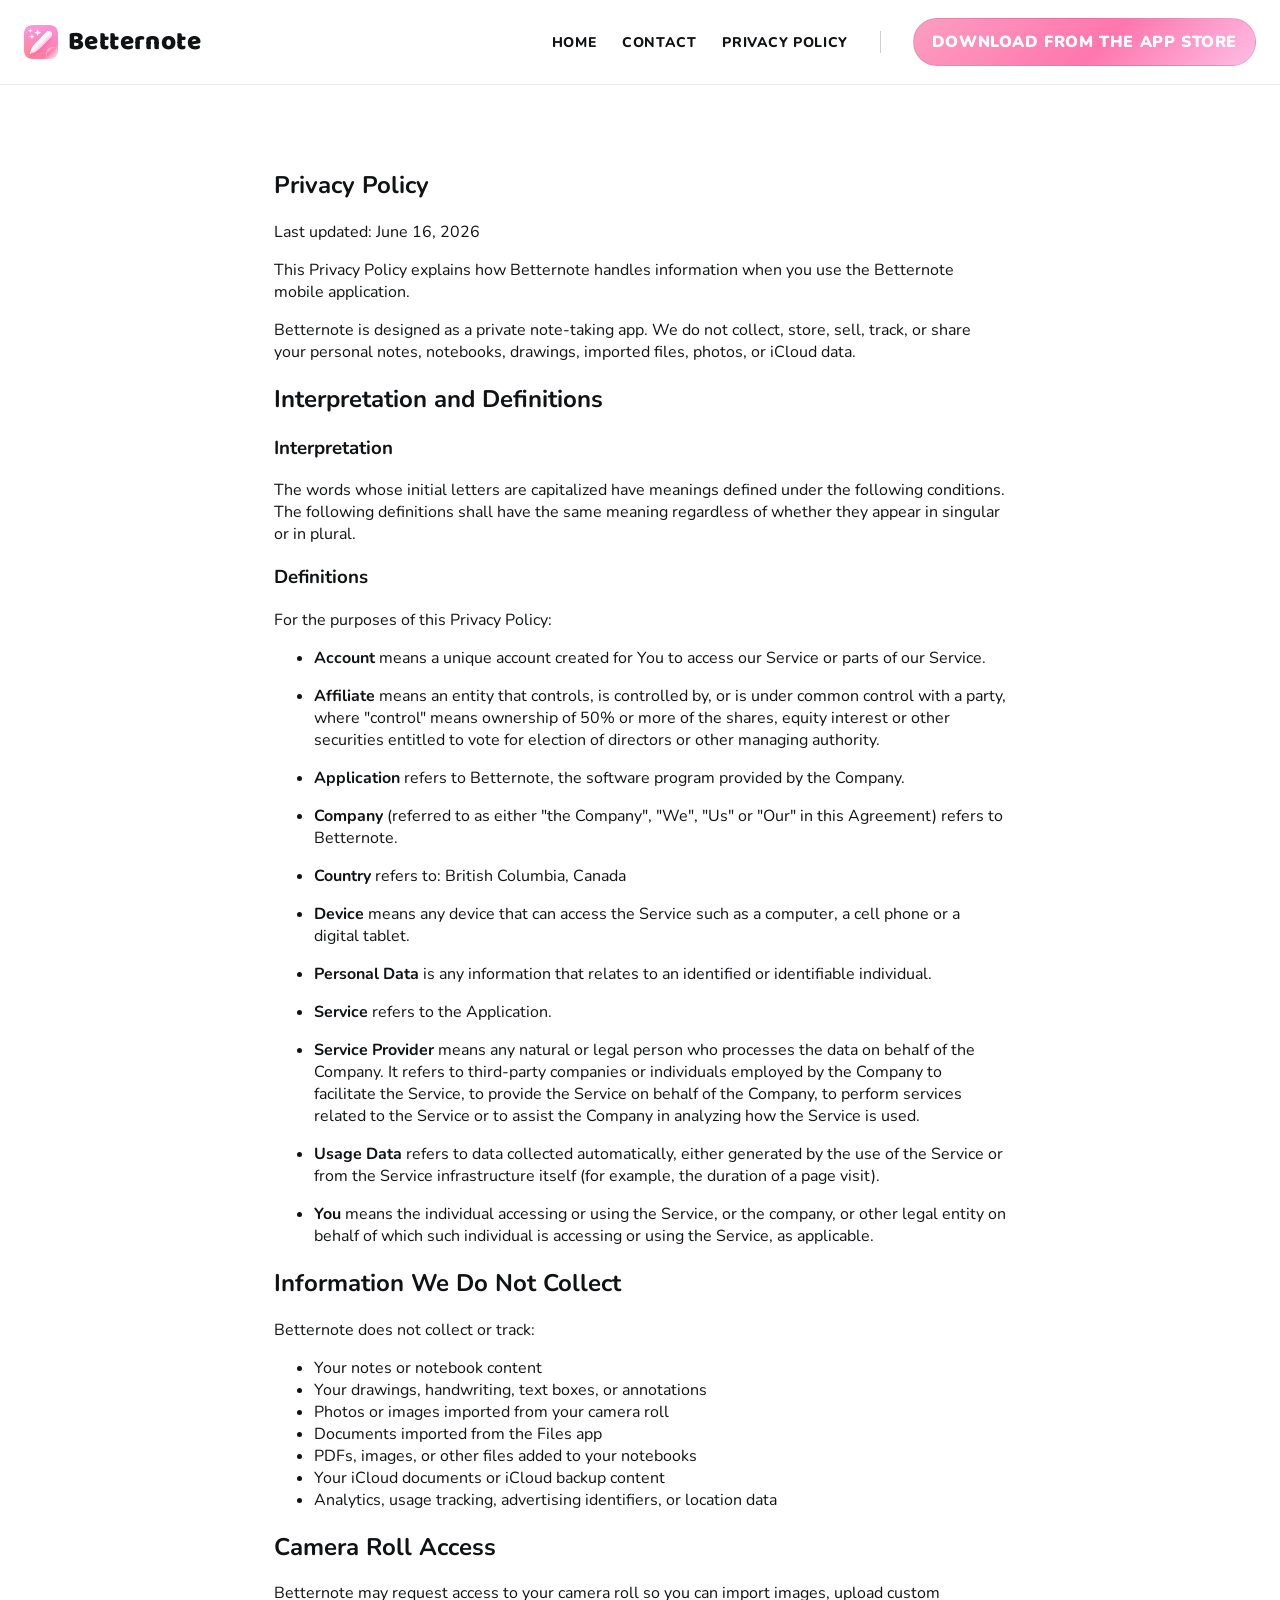
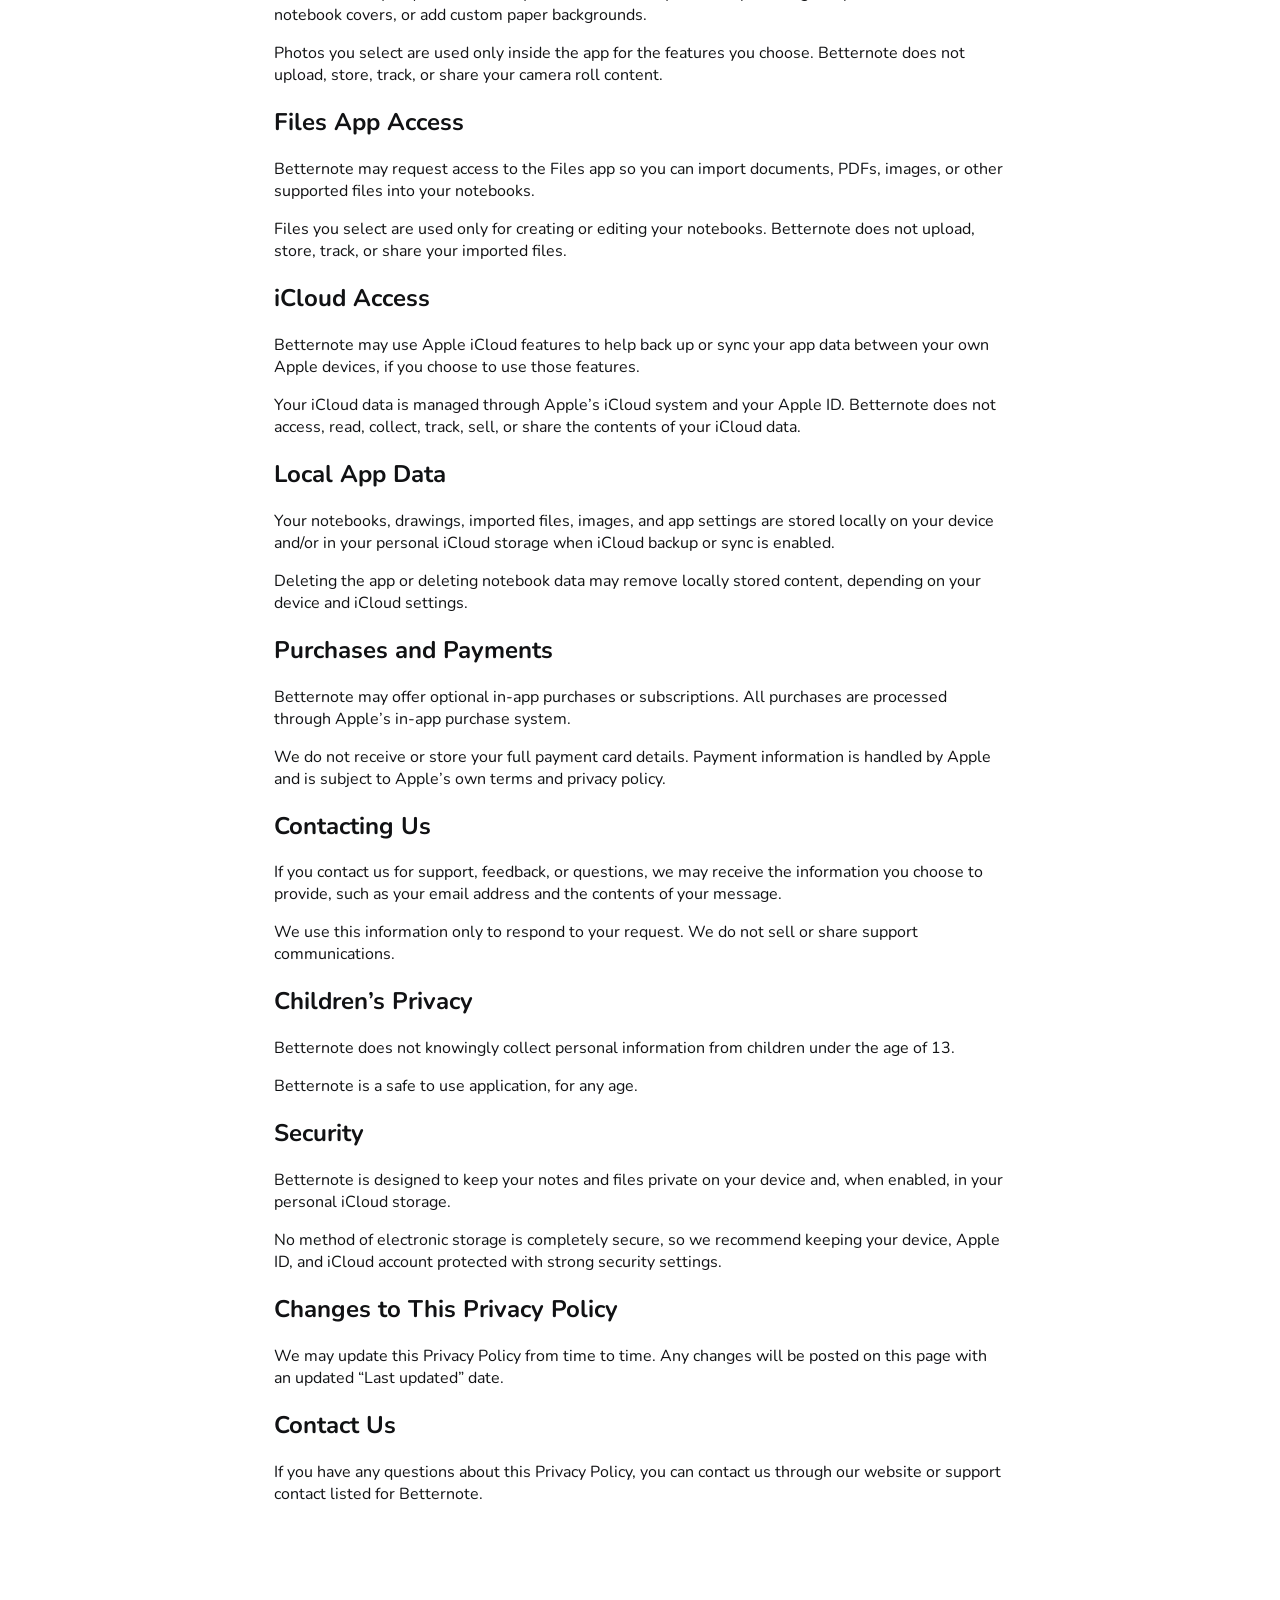
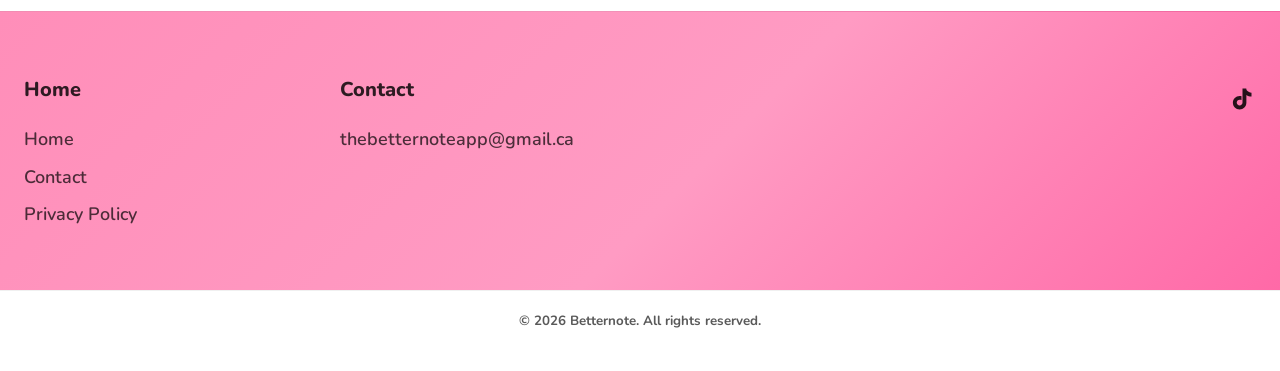
<file: privacy.html>
<!doctype html>
<html lang="en">
<head>
  <meta charset="UTF-8" />
  <meta name="viewport" content="width=device-width, initial-scale=1.0" />
  <title>Privacy Policy | Betternote</title>

  <link rel="preconnect" href="https://fonts.googleapis.com">
  <link rel="preconnect" href="https://fonts.gstatic.com" crossorigin>
   <link href="https://fonts.googleapis.com/css2?family=Baloo+2:wght@500;700;800&family=Nunito:wght@400;700;800&display=swap" rel="stylesheet">

 <link rel="icon" type="image/png" sizes="32x32" href="./ColourMeicon.png">
<link rel="icon" type="image/png" sizes="16x16" href="./ColourMeicon.png">
<link rel="apple-touch-icon" sizes="180x180" href="./ColourMeicon.png">

  <link rel="stylesheet" href="styles.css" />
  <link rel="icon" href="./Betternote Sunset Pink Icon.png">
</head>

<body>


 <!-- Main nav -->
<header class="header">
  <div class="wrap header__inner">

    <a class="brand" href="#">
      <img
        class="brand__logo"
        src="./Betternote Sunset Pink Icon.png"
        alt=""
        aria-hidden="true"
      >
      <span class="brand__title">Betternote</span>
    </a>

    <button
      class="navToggle"
      type="button"
      aria-label="Open menu"
      aria-expanded="false"
      aria-controls="primaryNav"
    >
      ☰
    </button>

      <nav class="nav" aria-label="Primary navigation">
        <a href="index.html" class="nav__link">Home</a>
        <a href="contact.html" class="nav__link isActive" aria-current="page">Contact</a>
        <a href="privacy.html" class="nav__link">Privacy Policy</a>


        <span class="nav__divider" aria-hidden="true"></span>

        <a class="nav__cta" href="https://apps.apple.com/us/app/betternote/id6779151500">Download from the App Store</a>
      </nav>
    </div>
  </header>

  <!-- Legal content -->
  <main class="legal">
    <article class="legal__inner legal__prose">

      <!-- YOUR POLICY CONTENT (kept, just wrapped) -->
<h1>Privacy Policy</h1>
<p>Last updated: June 16, 2026</p>

<p>This Privacy Policy explains how Betternote handles information when you use the Betternote mobile application.</p>

<p>Betternote is designed as a private note-taking app. We do not collect, store, sell, track, or share your personal notes, notebooks, drawings, imported files, photos, or iCloud data.</p>

 <h2>Interpretation and Definitions</h2>
      <h3>Interpretation</h3>
      <p>The words whose initial letters are capitalized have meanings defined under the following conditions. The following definitions shall have the same meaning regardless of whether they appear in singular or in plural.</p>

      <h3>Definitions</h3>
      <p>For the purposes of this Privacy Policy:</p>
      <ul>
        <li>
          <p><strong>Account</strong> means a unique account created for You to access our Service or parts of our Service.</p>
        </li>
        <li>
          <p><strong>Affiliate</strong> means an entity that controls, is controlled by, or is under common control with a party, where &quot;control&quot; means ownership of 50% or more of the shares, equity interest or other securities entitled to vote for election of directors or other managing authority.</p>
        </li>
        <li>
          <p><strong>Application</strong> refers to Betternote, the software program provided by the Company.</p>
        </li>
        <li>
          <p><strong>Company</strong> (referred to as either &quot;the Company&quot;, &quot;We&quot;, &quot;Us&quot; or &quot;Our&quot; in this Agreement) refers to Betternote.</p>
        </li>
        <li>
          <p><strong>Country</strong> refers to: British Columbia,  Canada</p>
        </li>
        <li>
          <p><strong>Device</strong> means any device that can access the Service such as a computer, a cell phone or a digital tablet.</p>
        </li>
        <li>
          <p><strong>Personal Data</strong> is any information that relates to an identified or identifiable individual.</p>
        </li>
        <li>
          <p><strong>Service</strong> refers to the Application.</p>
        </li>
        <li>
          <p><strong>Service Provider</strong> means any natural or legal person who processes the data on behalf of the Company. It refers to third-party companies or individuals employed by the Company to facilitate the Service, to provide the Service on behalf of the Company, to perform services related to the Service or to assist the Company in analyzing how the Service is used.</p>
        </li>
        <li>
          <p><strong>Usage Data</strong> refers to data collected automatically, either generated by the use of the Service or from the Service infrastructure itself (for example, the duration of a page visit).</p>
        </li>
        <li>
          <p><strong>You</strong> means the individual accessing or using the Service, or the company, or other legal entity on behalf of which such individual is accessing or using the Service, as applicable.</p>
        </li>
      </ul>

<h2>Information We Do Not Collect</h2>
<p>Betternote does not collect or track:</p>
<ul>
  <li>Your notes or notebook content</li>
  <li>Your drawings, handwriting, text boxes, or annotations</li>
  <li>Photos or images imported from your camera roll</li>
  <li>Documents imported from the Files app</li>
  <li>PDFs, images, or other files added to your notebooks</li>
  <li>Your iCloud documents or iCloud backup content</li>
  <li>Analytics, usage tracking, advertising identifiers, or location data</li>
</ul>

<h2>Camera Roll Access</h2>
<p>Betternote may request access to your camera roll so you can import images, upload custom notebook covers, or add custom paper backgrounds.</p>
<p>Photos you select are used only inside the app for the features you choose. Betternote does not upload, store, track, or share your camera roll content.</p>

<h2>Files App Access</h2>
<p>Betternote may request access to the Files app so you can import documents, PDFs, images, or other supported files into your notebooks.</p>
<p>Files you select are used only for creating or editing your notebooks. Betternote does not upload, store, track, or share your imported files.</p>

<h2>iCloud Access</h2>
<p>Betternote may use Apple iCloud features to help back up or sync your app data between your own Apple devices, if you choose to use those features.</p>
<p>Your iCloud data is managed through Apple’s iCloud system and your Apple ID. Betternote does not access, read, collect, track, sell, or share the contents of your iCloud data.</p>

<h2>Local App Data</h2>
<p>Your notebooks, drawings, imported files, images, and app settings are stored locally on your device and/or in your personal iCloud storage when iCloud backup or sync is enabled.</p>
<p>Deleting the app or deleting notebook data may remove locally stored content, depending on your device and iCloud settings.</p>

<h2>Purchases and Payments</h2>
<p>Betternote may offer optional in-app purchases or subscriptions. All purchases are processed through Apple’s in-app purchase system.</p>
<p>We do not receive or store your full payment card details. Payment information is handled by Apple and is subject to Apple’s own terms and privacy policy.</p>

<h2>Contacting Us</h2>
<p>If you contact us for support, feedback, or questions, we may receive the information you choose to provide, such as your email address and the contents of your message.</p>
<p>We use this information only to respond to your request. We do not sell or share support communications.</p>

<h2>Children’s Privacy</h2>
<p>Betternote does not knowingly collect personal information from children under the age of 13.</p>
<p>Betternote is a safe to use application, for any age.</p>

<h2>Security</h2>
<p>Betternote is designed to keep your notes and files private on your device and, when enabled, in your personal iCloud storage.</p>
<p>No method of electronic storage is completely secure, so we recommend keeping your device, Apple ID, and iCloud account protected with strong security settings.</p>

<h2>Changes to This Privacy Policy</h2>
<p>We may update this Privacy Policy from time to time. Any changes will be posted on this page with an updated “Last updated” date.</p>

<h2>Contact Us</h2>
<p>If you have any questions about this Privacy Policy, you can contact us through our website or support contact listed for Betternote.</p>


    </article>
  </main>


  <!-- ✅ Mega footer moved OUTSIDE the .wrap so it can stretch full width -->
  <section class="megaFooter" aria-label="Footer links">
    <div class="wrap megaFooter__inner">
      <div class="megaFooter__cols">

        <div class="megaFooter__col">
          <h3 class="megaFooter__title">Home</h3>
          <a class="megaFooter__link" href="./index.html">Home</a>
          <a class="megaFooter__link" href="./contact.html">Contact</a>
          <a class="megaFooter__link" href="./privacy.html">Privacy Policy</a>
        </div>

    

        <div class="megaFooter__col">
  <h3 class="megaFooter__title">Contact</h3>
  <a
    class="megaFooter__link"
    href="mailto:thebetternoteapp@gmail.ca?subject=Betternote%20Support&body=Hi%20Betternote%20team%2C%0A%0A"
  >
    thebetternoteapp@gmail.ca
  </a>
</div>


      </div>

      <div class="megaFooter__social" aria-label="Social links">
        <!-- Replace # with your real links -->
        <a class="socialIcon" href="https://www.tiktok.com/@colourful.app" aria-label="TikTok" target="_blank" rel="noopener noreferrer">
          <svg viewBox="0 0 24 24" aria-hidden="true">
            <path d="M16.7 5.2c1 1 2.3 1.6 3.7 1.7V10c-1.5 0-2.9-.4-4.1-1.2v6.2c0 3-2.4 5.4-5.4 5.4S5.5 18 5.5 15s2.4-5.4 5.4-5.4c.5 0 1 .1 1.5.2v3c-.5-.2-1-.3-1.5-.3-1.3 0-2.3 1-2.3 2.3s1 2.3 2.3 2.3 2.3-1 2.3-2.3V3.5h3c0 .6.2 1.2.5 1.7z"/>
          </svg>
        </a>

      </div>
    </div>
  </section>

  

  <footer class="footer">
    <div class="wrap footer__inner">
      <small>© <span id="year"></span> Betternote. All rights reserved.</small>
    </div>
  </footer>

  <script>
    document.getElementById("year").textContent = new Date().getFullYear();
  </script>
</body>
</html>
</file>
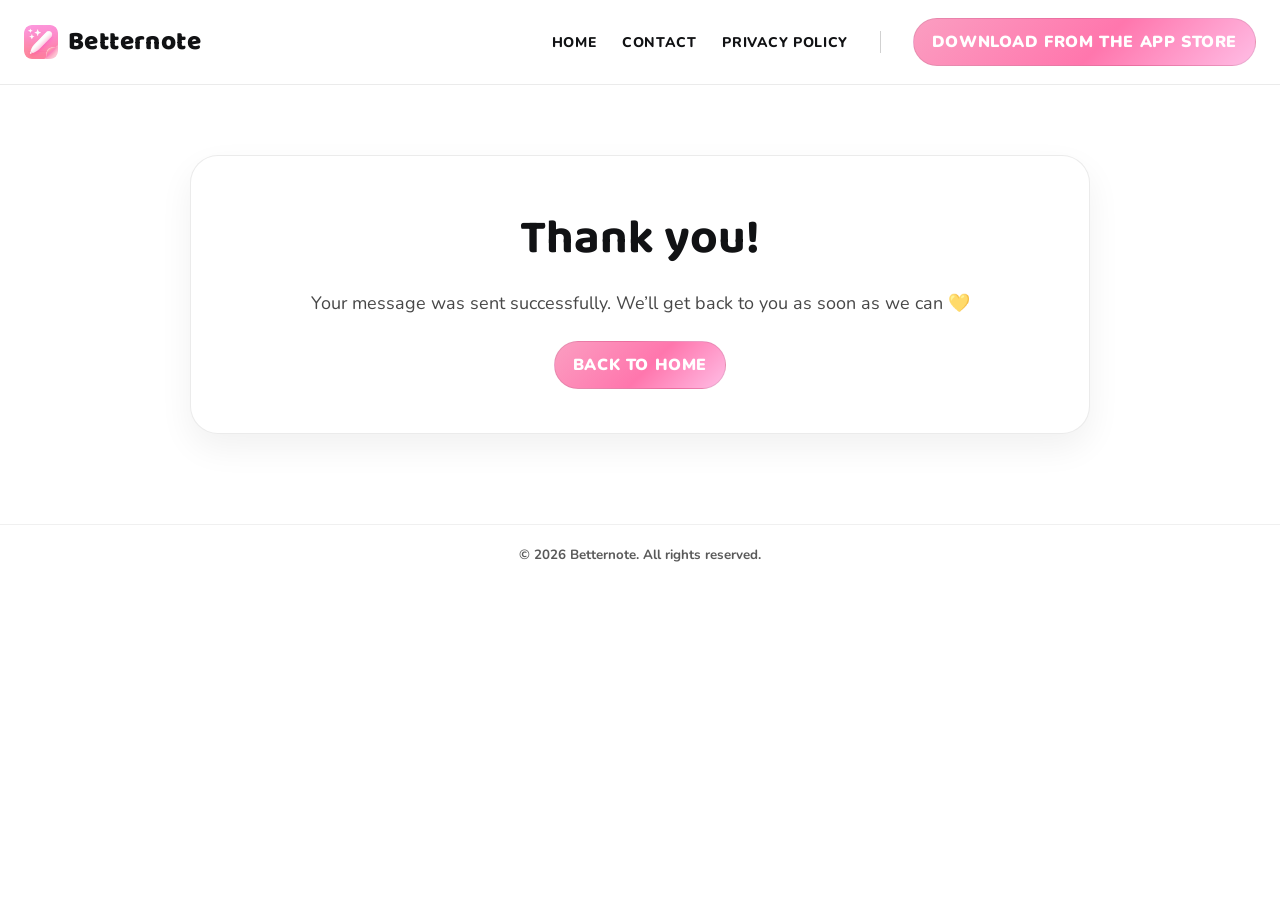
<file: Thanks.html>
<!doctype html>
<html lang="en">
<head>
  <meta charset="UTF-8" />
  <meta name="viewport" content="width=device-width, initial-scale=1.0" />
  <title>Betternote</title>

  <!-- Optional: nice rounded fonts -->
  <link rel="preconnect" href="https://fonts.googleapis.com">
  <link rel="preconnect" href="https://fonts.gstatic.com" crossorigin>
  <link href="https://fonts.googleapis.com/css2?family=Baloo+2:wght@500;700;800&family=Nunito:wght@400;700;800&display=swap" rel="stylesheet">

  <link rel="icon" type="image/png" sizes="32x32" href="./Betternote Sunset Pink Icon.png">
<link rel="icon" type="image/png" sizes="16x16" href="./Betternote Sunset Pink Icon.png">
<link rel="apple-touch-icon" sizes="180x180" href="./Betternote Sunset Pink Icon.png">

  <link rel="stylesheet" href="styles.css" />
  <link rel="icon" href="./Betternote Sunset Pink Icon.png">
</head>

    <!-- Main nav -->
<header class="header">
  <div class="wrap header__inner">

    <a class="brand" href="#">
      <img
        class="brand__logo"
        src="./Betternote Sunset Pink Icon.png"
        alt=""
        aria-hidden="true"
      >
      <span class="brand__title">Betternote</span>
    </a>

    <button
      class="navToggle"
      type="button"
      aria-label="Open menu"
      aria-expanded="false"
      aria-controls="primaryNav"
    >
      ☰
    </button>

      <nav class="nav" aria-label="Primary navigation">
        <a href="index.html" class="nav__link">Home</a>
        <a href="contact.html" class="nav__link isActive" aria-current="page">Contact</a>
        <a href="privacy.html" class="nav__link">Privacy Policy</a>


        <span class="nav__divider" aria-hidden="true"></span>

        <a class="nav__cta" href="https://apps.apple.com/us/app/betternote/id6779151500" >Download from the App Store</a>
        
      </nav>
    </div>
  </header>

  <main>
    <div class="wrap" style="padding: 70px 0 90px;">
      <section style="
        background:#fff;
        border:1px solid rgba(0,0,0,0.08);
        border-radius:28px;
        padding:44px;
        box-shadow:0 14px 34px rgba(0,0,0,0.06);
        max-width: 900px;
        margin: 0 auto;
        text-align:center;
      ">
        <h1 style="font-family:'Baloo 2','Nunito',system-ui; font-size:48px; margin:0 0 10px;">
          Thank you!
        </h1>
        <p style="font-family:'Nunito',system-ui; font-size:18px; color:rgba(0,0,0,0.72); line-height:1.8; margin:0 0 22px;">
          Your message was sent successfully. We’ll get back to you as soon as we can 💛
        </p>

        <a class="nav__cta" href="index.html" style="display:inline-block;">
          Back to Home
        </a>
      </section>
    </div>
  </main>

  <footer class="footer">
    <div class="wrap footer__inner">
      <small>© <span id="year"></span> Betternote. All rights reserved.</small>
    </div>
  </footer>

  <script>
    document.getElementById("year").textContent = new Date().getFullYear();
  </script>

</body>
</html>
</file>
<file: styles.css>
:root{
  --lavender: #EEDFFC;
  --ink: #111214;
  --muted: #6b7280;
  --border: rgba(0,0,0,0.08);
  --wrap: 1400px;

  --heroRadius: 26px;

  --navFont: "Nunito", system-ui, -apple-system, Segoe UI, Roboto, Arial, sans-serif;
  --displayFont: "Baloo 2", "Nunito", system-ui, -apple-system, Segoe UI, Roboto, Arial, sans-serif;

  --blueDark: #1f4f6b;
  --blueMid: #9ec9e4;
  --blueLight: #cfe9fb;

  --ctaBg: #f2f2f2;
}

*{ box-sizing: border-box; }
html,body{ margin:0; padding:0; background:#fff; color:var(--ink); font-family:var(--navFont); }

.wrap{
  max-width: var(--wrap);
  margin: 0 auto;
  padding: 0 22px;
}

.topbar{
  background: var(--pinklight);
  padding: 10px 0;
}
.topbar__inner{
  display:flex;
  justify-content:center;
}
.topbar p{
  margin:0;
  font-weight:700;
  letter-spacing:.2px;
}

.header{
  background:#fff;
  border-bottom: 1px solid var(--border);
}
.header__inner{
  display:flex;
  align-items:center;
  justify-content:space-between;
  gap: 18px;
  padding: 18px 0;
}

.brand{
  text-decoration:none;
  color:var(--ink);
  font-weight: 900;
  letter-spacing: .4px;
  line-height: 0.95;
}
.brand__title{
  display:block;
  font-size: 26px;
  font-family: var(--displayFont);
}

.navToggle{
  display:none;
  border: 1px solid var(--border);
  background:#fff;
  border-radius: 12px;
  padding: 10px 12px;
  font-size: 18px;
}

.nav{
  display:flex;
  align-items:center;
  gap: 26px;
}
.nav__link{
  text-decoration:none;
  color:var(--ink);
  font-weight:800;
  text-transform:uppercase;
  letter-spacing:.6px;
  font-size: 14px;
}
.nav__link:hover{ opacity: .75; }

.nav__divider{
  width: 1px;
  height: 22px;
  background: rgba(0,0,0,0.18);
  display:inline-block;
  margin: 0 6px;
}

.nav__cta{
  text-decoration:none;
  background: linear-gradient(135deg, #fb9ec1 0%, #ff76ad 55%, #ffbde5 100%);
  color: white;
  font-weight: 900;
  text-transform: uppercase;
  letter-spacing: .6px;
  padding: 12px 18px;
  border-radius: 999px;
  border: 1px solid var(--border);
}
.nav__cta:hover{ filter: brightness(0.98); }

.homeCta__madeFor2{
  color: #ff9fc9;
  font-weight: 800;
  font-size: 14px;
  letter-spacing: .3px;
}

/* HERO */
.hero{
  margin: 40px 0 70px;
  border-radius: var(--heroRadius);
  border: 1px solid var(--border);
  overflow:hidden;
  box-shadow: 0 10px 30px rgba(0,0,0,0.06);
  min-height: 560px;

  /* blue gingham background */
  background: white;
  background-size: 90px 90px, 90px 90px, auto;
  background-position: 0 0, 0 0, 0 0;
}

.hero__grid{
  display:grid;
  grid-template-columns: 1.05fr 1fr;
  gap: 34px;
  padding: 54px;
  align-items:center;
}

.carousel{
  display:flex;
  flex-direction:column;
  align-items:center;
  gap: 14px;
}

/* This is the “white cover frame” look */
.carousel__frame{
  width: 100%;
  max-width: 520px;
  aspect-ratio: 1 / 1;
  background:#fff;
  border-radius: 10px;
  border: 1px solid rgba(0,0,0,0.12);
  box-shadow: 0 10px 22px rgba(0,0,0,0.10);
  overflow:hidden;
  display:flex;
  align-items:center;
  justify-content:center;
  padding: 18px;
}

.carousel__img{
  width: 100%;
  height: 100%;
  object-fit: contain;
  border-radius: 6px;
  user-select:none;
  -webkit-user-drag:none;
}

.carousel__dots{
  display:flex;
  gap: 10px;
  align-items:center;
  justify-content:center;
}

.dot{
  width: 9px;
  height: 9px;
  border-radius: 999px;
  border: 1px solid rgba(0,0,0,0.35);
  background: rgba(255,255,255,0.75);
  cursor:pointer;
}
.dot[aria-selected="true"]{
  background: rgba(0,0,0,0.40);
}

/* Right-side copy */
.hero__copy{
  text-align:center;
  padding-right: 10px;
}

.hero__kicker{
  font-family: var(--displayFont);
  font-weight: 800;
  font-size: 46px;
  letter-spacing: 2px;
  color: var(--blueDark);
  text-transform: uppercase;
  transform: rotate(-2deg);
  display:inline-block;
  margin-bottom: 14px;

  /* fake stroke-ish look */
  text-shadow:
    -2px -2px 0 rgba(255,255,255,0.90),
     2px -2px 0 rgba(255,255,255,0.90),
    -2px  2px 0 rgba(255,255,255,0.90),
     2px  2px 0 rgba(255,255,255,0.90);
}

.hero__title{
  margin: 0 0 18px;
  font-family: var(--displayFont);
  font-size: 90px;
  letter-spacing: 2px;
  color: var(--blueDark);
  text-transform: uppercase;

  text-shadow:
    -4px -4px 0 rgba(255,255,255,0.95),
     4px -4px 0 rgba(255,255,255,0.95),
    -4px  4px 0 rgba(255,255,255,0.95),
     4px  4px 0 rgba(255,255,255,0.95);
}

.hero__link{
  display:inline-block;
  margin-top: 8px;
  text-decoration:none;
  font-weight: 900;
  letter-spacing: 1px;
  color: var(--blueDark);
  font-size: 18px;
  text-transform: uppercase;
  position:relative;
}
.hero__underline{
  display:block;
  height: 3px;
  width: 54%;
  margin: 6px auto 0;
  background: var(--blueDark);
  border-radius: 999px;
  opacity: 0.8;
}

/* HERO = full image carousel */
.heroCarousel{
  margin: 40px 0 70px;
  position: relative;
  height: 600px;
  width: min(1800px, calc(100vw - 40px));
  box-sizing: border-box;

  border-radius: 26px;
  border: 1px solid rgba(0,0,0,0.08);
  overflow: hidden;
  box-shadow: 0 10px 30px rgba(0,0,0,0.06);
  background: #d9eefc;

  left: 50%;
  transform: translateX(-50%);
}

.heroCarousel__link{
  display: block;
  width: 100%;
  height: 100%;
}

.heroCarousel__img{
  display: block;
  width: 100%;
  height: 100%;
  object-fit: cover;
  object-position: top center;
  user-select: none;
  -webkit-user-drag: none;
}

/* Mobile */
@media (max-width: 768px){
  .heroCarousel{
    margin: 24px 0 40px;
    width: calc(100vw - 24px);
    height: auto;
    border-radius: 18px;
    left: 50%;
    transform: translateX(-50%);
  }

  .heroCarousel__link{
    display: block;
    width: 100%;
    height: auto;
  }

  .heroCarousel__img{
    display: block;
    width: 100%;
    height: 75%;
    object-fit: unset;
  }
}

@media (max-width: 980px){
  .heroCarousel{
    height: 100px;
  }
}
@media (max-width: 560px){
  .heroCarousel{
    height: 200px;
  }
}

@media (max-width: 980px) {
  .homeCta__madeFor{
  object-position: center;
  right: 50%;
  }
}
/* Dots */
.heroCarousel__dots{
  position: absolute;
  left: 50%;
  bottom: 18px;
  transform: translateX(-50%);
  display: flex;
  gap: 10px;
  align-items: center;
  justify-content: center;
}

.heroDot{
  width: 10px;
  height: 10px;
  border-radius: 999px;
  border: 1px solid rgba(0,0,0,0.35);
  background: rgba(255,255,255,0.75);
  cursor: pointer;
}

.heroDot[aria-selected="true"]{
  background: rgba(0,0,0,0.45);
}

/* Arrows 
.heroCarousel__arrow{
  position: absolute;
  top: 50%;
  transform: translateY(-50%);
  width: 44px;
  height: 44px;
  border-radius: 999px;
  border: 1px solid rgba(0,0,0,0.12);
  background: rgba(255,255,255,0.78);
  cursor: pointer;
  font-size: 28px;
  line-height: 1;
  display: grid;
  place-items: center;
}

.heroCarousel__arrow:hover{
  background: rgba(255,255,255,0.92);
}

.heroCarousel__arrow--left{ left: 16px; }
.heroCarousel__arrow--right{ right: 16px; } */




/* Responsive */
@media (max-width: 980px){
  .hero__grid{
    grid-template-columns: 1fr;
    padding: 28px;
  }
  .hero{
    min-height: unset;
  }
  .hero__title{
    font-size: 64px;
  }
  .hero__kicker{
    font-size: 34px;
  }
  .carousel__frame{
    max-width: 520px;
  }
}

/* Mobile nav */
@media (max-width: 860px){
  .navToggle{ display:block; }
  .nav{
    display:none;
    position:absolute;
    left: 0;
    right: 0;
    top: 120px;
    background:#fff;
    border-bottom: 1px solid var(--border);
    padding: 18px 22px;
    flex-direction:column;
    align-items:flex-start;
    gap: 16px;
  }
  .nav.isOpen{ display:flex; }
  .nav__divider{ display:none; }
}

/* LEGAL / PRIVACY PAGE LAYOUT (big side padding + narrow column) */
.legal{
  padding: 64px 0 90px;
}

.legal__inner{
  max-width: 860px;       /* controls how “narrow” the text column is */
  margin: 0 auto;
  padding: 0 64px;        /* big side padding like the screenshot */
}

.legal__header{
  text-align: center;
  margin-bottom: 42px;
}

.legal__title{
  font-family: "Nunito", system-ui, -apple-system, Segoe UI, Roboto, Arial, sans-serif;
  font-size: clamp(34px, 4vw, 52px);
  font-weight: 800;
  margin: 0 0 10px;
}

.legal__updated{
  margin: 0;
  color: rgba(0,0,0,0.65);
  font-size: 16px;
}

.legal__section{
  margin-top: 46px;
}

.legal__section h2{
  font-size: clamp(24px, 2.4vw, 36px);
  font-weight: 800;
  margin: 0 0 14px;
}

.legal__section p,
.legal__section li{
  font-size: 17px;
  line-height: 1.75;
  color: rgba(0,0,0,0.80);
}

.legal__section ul{
  margin: 14px 0 0 22px;
}

/* make it still feel spacious on mobile */
@media (max-width: 720px){
  .legal{
    padding: 44px 0 70px;
  }
  .legal__inner{
    padding: 0 20px;     /* smaller padding on small screens */
  }
}

/* ===== Artists Page ===== */
.artistsPage{
  padding: 10px 0 90px;
  background: #ffe3f4;
}

.artistsHeader{
  text-align: center;
  margin: 10px auto 34px;
  max-width: 860px;
  padding: 0 16px;
}

.artistsHeader__title{
  font-family: "Baloo 2", "Nunito", system-ui, -apple-system, Segoe UI, Roboto, Arial, sans-serif;
  font-weight: 800;
  font-size: clamp(36px, 4vw, 56px);
  margin: 0 0 6px;
}

.artistsHeader__subtitle{
  margin: 0;
  color: rgba(0,0,0,0.65);
  font-size: 17px;
  line-height: 1.7;
}

/* Big padded block (matches your inspo) */
.artistBlock{
  display: grid;
  grid-template-columns: 520px 1fr;
  gap: 44px;
  align-items: start;

  padding: 44px;
  margin: 26px 0;

  border-radius: 28px;
  border: 1px solid rgba(0,0,0,0.08);
  background: #fff;
  box-shadow: 0 14px 34px rgba(0,0,0,0.06);
}

.artistBlock--program{
  background: #ffe3f4;
}

/* Left media area with soft blue “gingham” vibe 
.artistBlock__media{
  position: relative;
  border-radius: 24px;
  padding: 34px;
  overflow: hidden;

  background:
    linear-gradient(90deg, rgba(255,255,255,0.26) 0 50%, rgba(255,255,255,0.10) 50% 100%),
    linear-gradient(0deg, rgba(255,255,255,0.26) 0 50%, rgba(255,255,255,0.10) 50% 100%),
    linear-gradient(0deg, #d9f0ff, #d9f0ff);
  background-size: 90px 90px, 90px 90px, auto;
}
  */

.artistBlock__coverFrame{
  background: #fff;
  border-radius: 14px;
  border: 1px solid rgba(0,0,0,0.10);
  box-shadow: 0 14px 26px rgba(0,0,0,0.10);
  padding: 18px;
}

.artistBlock__cover{
  width: 100%;
  height: auto;
  display: block;
  border-radius: 10px;
  object-fit: contain;
}

/* Small badge in bottom-left like “40 pages” */
.artistBlock__badge{
  position: absolute;
  left: 18px;
  bottom: 18px;

  background: rgba(255,255,255,0.85);
  border: 1px solid rgba(0,0,0,0.10);
  border-radius: 10px;
  padding: 8px 12px;

  font-weight: 800;
  letter-spacing: 0.6px;
  font-size: 13px;
}

/* Right side */
.artistBlock__title{
  font-family: "Baloo 2", "Nunito", system-ui, -apple-system, Segoe UI, Roboto, Arial, sans-serif;
  font-weight: 800;
  font-size: clamp(28px, 2.6vw, 44px);
  margin: 6px 0 14px;
}

.artistBlock__cta{
  display: block;
  width: 100%;
  text-align: center;

  padding: 18px 18px;
  border-radius: 14px;

  background: #e8dcff; /* soft lavender like your inspo */
  color: #1a1a1a;
  text-decoration: none;

  font-weight: 900;
  letter-spacing: 0.4px;
  font-size: 22px;

  border: 1px solid rgba(0,0,0,0.06);
  box-shadow: 0 10px 18px rgba(0,0,0,0.06);
  margin-bottom: 18px;
}

.artistBlock__cta:hover{
  filter: brightness(0.98);
}

.artistBlock__text p{
  margin: 0 0 14px;
  color: rgba(0,0,0,0.70);
  font-size: 17px;
  line-height: 1.85;
}

/* Responsive: stack on smaller screens */
@media (max-width: 980px){
  .artistBlock{
    grid-template-columns: 1fr;
    padding: 26px;
    gap: 26px;
  }
  .artistBlock__media{
    padding: 22px;
  }
  .artistBlock__cta{
    font-size: 20px;
  }
}

/* ===== Mega Footer (like your screenshot) ===== */
.megaFooter{
  background: linear-gradient(135deg, #ff8eb9 0%, #ff9bc3 55%, #ff69a7 100%);
  padding: 64px 0 56px;
  border-top: 1px solid rgba(0,0,0,0.05);
}

.megaFooter__inner{
  display: flex;
  align-items: flex-start;
  justify-content: space-between;
  gap: 32px;
}

.megaFooter__cols{
  display: grid;
  grid-template-columns: repeat(3, minmax(180px, 240px));
  gap: 76px;
}

.megaFooter__title{
  font-family: "Nunito", system-ui, -apple-system, Segoe UI, Roboto, Arial, sans-serif;
  font-weight: 800;
  font-size: 20px;
  margin: 0 0 18px;
  color: rgba(0,0,0,0.82);
}

.megaFooter__link{
  display: block;
  text-decoration: none;
  color: rgba(0,0,0,0.70);
  font-size: 18px;
  line-height: 2.1;
  font-weight: 600;
}

.megaFooter__link:hover{
  text-decoration: underline;
  text-underline-offset: 5px;
}

/* Social icons row */
.megaFooter__social{
  display: flex;
  gap: 22px;
  align-items: center;
  padding-top: 8px; /* aligns with headings */
}

.socialIcon{
  width: 30px;
  height: 30px;
  display: inline-flex;
  align-items: center;
  justify-content: center;
  color: #000;
  opacity: 0.85;
  text-decoration: none;
}

.socialIcon svg{
  width: 30px;
  height: 30px;
  fill: currentColor;
}

.socialIcon:hover{
  opacity: 1;
  transform: translateY(-1px);
}

/* Bottom mini-footer */
.footer{
  background: #fff;
  border-top: 1px solid rgba(0,0,0,0.06);
  padding: 18px 0 40px; /* bottom padding adds space under the © line */
}

.footer__inner{
  text-align: center;
  color: rgba(0,0,0,0.65);
  font-weight: 700;
}

/* Responsive */
@media (max-width: 980px){
  .megaFooter__inner{
    flex-direction: column;
    gap: 34px;
  }

  .megaFooter__cols{
    grid-template-columns: 1fr;
    gap: 28px;
  }

  .megaFooter__social{
    padding-top: 0;
  }
}

/* ===== Contact Page (artist-block style) ===== */
.contactPage{
  padding: 56px 0 90px;
}

.contactBlock{
  display: grid;
  grid-template-columns: 520px 1fr;
  gap: 44px;
  align-items: start;

  padding: 44px;
  margin: 10px 0 26px;

  border-radius: 28px;
  border: 1px solid rgba(0,0,0,0.08);
  background: #ff9eca;
  box-shadow: 0 14px 34px rgba(0,0,0,0.06);
}

/* Left panel background (soft blue gingham vibe) 
.contactBlock__media{
  position: relative;
  border-radius: 24px;
  padding: 34px;
  overflow: hidden;

  background:
    linear-gradient(90deg, rgba(255,255,255,0.26) 0 50%, rgba(255,255,255,0.10) 50% 100%),
    linear-gradient(0deg, rgba(255,255,255,0.26) 0 50%, rgba(255,255,255,0.10) 50% 100%),
    linear-gradient(0deg, #d9f0ff, #d9f0ff);
  background-size: 90px 90px, 90px 90px, auto;
}
*/

/* The actual form card */
.contactCard{
  background: #fff;
  border-radius: 14px;
  border: 1px solid rgba(0,0,0,0.10);
  box-shadow: 0 14px 26px rgba(0,0,0,0.10);
  padding: 22px;
}

.contactCard__title{
  font-family: "Nunito", system-ui, -apple-system, Segoe UI, Roboto, Arial, sans-serif;
  font-weight: 800;
  font-size: 22px;
  margin: 0 0 16px;
  text-align: center;
}

/* Form styling */
.contactForm .field{
  margin-bottom: 14px;
}

/* Form styling */
.contactForm .field1{
  margin-bottom: 14px;
  
}

.contactForm label{
  display: block;
  font-weight: 800;
  font-size: 12px;
  letter-spacing: 0.5px;
  text-transform: uppercase;
  color: rgba(0,0,0,0.60);
  margin-bottom: 8px;
}

.contactForm input,
.contactForm select,
.contactForm textarea{
  width: 100%;
  border-radius: 12px;
  border: 1px solid rgba(0,0,0,0.12);
  padding: 12px 12px;
  font-size: 16px;
  font-family: "Nunito", system-ui, -apple-system, Segoe UI, Roboto, Arial, sans-serif;
  outline: none;
  background: #fff;
}

.contactForm textarea{
  resize: vertical;
  min-height: 140px;
}

.contactForm input:focus,
.contactForm select:focus,
.contactForm textarea:focus{
  border-color: rgba(152, 120, 255, 0.55);
  box-shadow: 0 0 0 4px rgba(152, 120, 255, 0.18);
}

.contactForm__submit{
  width: 100%;
  margin-top: 6px;
  border: none;
  border-radius: 999px;
  padding: 14px 18px;
  font-weight: 900;
  font-size: 15px;
  letter-spacing: 0.4px;
  cursor: pointer;
  background: #1f1f1f;
  color: #fff;
}

.contactForm__submit:hover{
  filter: brightness(1.06);
}

.contactForm__hint{
  margin: 12px 0 0;
  font-size: 14px;
  color: rgba(0,0,0,0.62);
  text-align: center;
}

.contactForm__hint a{
  color: rgba(0,0,0,0.82);
  font-weight: 800;
  text-decoration: underline;
  text-underline-offset: 4px;
}

/* Right side text */
.contactBlock__content{
  padding-top: 6px;
}

.contactBlock__title{
  font-family: "Baloo 2", "Nunito", system-ui, -apple-system, Segoe UI, Roboto, Arial, sans-serif;
  font-weight: 800;
  font-size: clamp(34px, 3.2vw, 54px);
  margin: 0 0 14px;
}

.contactBlock__text{
  margin: 0 0 18px;
  color: rgba(0,0,0,0.72);
  font-size: 18px;
  line-height: 1.85;
  max-width: 520px;
}

.contactBlock__bullets{
  margin: 0;
  padding-left: 18px;
  color: rgba(0,0,0,0.68);
  font-size: 16px;
  line-height: 1.9;
}

/* Responsive */
@media (max-width: 980px){
  .contactBlock{
    grid-template-columns: 1fr;
    padding: 26px;
    gap: 26px;
  }
  .contactBlock__media{
    padding: 22px;
  }
}

/* ===== Mobile Friendly Defaults ===== */
* { box-sizing: border-box; }
img { max-width: 100%; height: auto; display: block; }
html, body { overflow-x: hidden; }

/* Keep wrap comfy on mobile */
.wrap{
  padding-left: 24px;
  padding-right: 24px;
}

@media (max-width: 720px){
  .wrap{
    padding-left: 16px;
    padding-right: 16px;
  }
}


/* ===== Header / Nav (mobile menu) ===== */
.navToggle{
  display: none; /* desktop default */
  border: 0;
  background: transparent;
  font-size: 28px;
  line-height: 1;
  padding: 10px 12px;
  border-radius: 12px;
}

@media (max-width: 900px){
  .header__inner{
    gap: 12px;
  }

  .navToggle{
    display: inline-flex;
    align-items: center;
    justify-content: center;
    margin-left: auto;
  }

  /* hide the nav by default on mobile */
  .nav{
    display: none;
  }

  /* show when opened */
  body.nav-open .nav{
    display: flex;
    flex-direction: column;
    gap: 10px;

    position: absolute;
    left: 16px;
    right: 16px;
    top: 72px;                 /* adjust if your header height differs */
    z-index: 999;

    padding: 14px;
    border-radius: 18px;
    background: #fff;
    border: 1px solid rgba(0,0,0,0.10);
    box-shadow: 0 18px 40px rgba(0,0,0,0.12);

    max-height: calc(100vh - 110px);
    overflow: auto;
  }

  .nav__link{
    padding: 12px 14px; /* bigger tap targets */
    border-radius: 14px;
  }

  .nav__divider{
    display: none;
  }

  .nav__cta{
    width: 100%;
    text-align: center;
    padding: 14px 16px;
    border-radius: 999px;
  }
}





/* ===== Artist blocks stack nicely ===== */
@media (max-width: 900px){
  .artistBlock{
    grid-template-columns: 1fr !important;
    gap: 22px !important;
    padding: 26px !important;
  }

  .artistBlock__media{
    padding: 18px !important;
  }

  .artistBlock__content{
    padding-top: 0 !important;
  }
}

/* ===== Contact block stack nicely (you already have this, but this reinforces it) ===== */
@media (max-width: 980px){
  .contactBlock{
    grid-template-columns: 1fr !important;
  }
}

/* ===== Mega footer mobile ===== */
@media (max-width: 980px){
  .megaFooter{
    padding: 44px 0 40px;
  }

  .megaFooter__inner{
    gap: 22px;
  }

  .megaFooter__cols{
    grid-template-columns: 1fr !important;
    gap: 18px !important;
  }

  .megaFooter__social{
    flex-wrap: wrap;
    gap: 14px;
  }
}

/* ===== Small footer spacing ===== */
@media (max-width: 720px){
  .footer{
    padding-bottom: 26px;
  }
}
/* ===== Home CTA under carousel ===== */
.homeCta{
  margin: -34px 0 60px;          /* pulls it closer to the carousel */
  display: grid;
  gap: 18px;
  justify-items: center;
}

.homeCta__button{
  display: inline-flex;
  align-items: center;
  justify-content: center;
  text-decoration: none;

  /* ✅ Gradient background */
  background: linear-gradient(135deg, #fb9ec1 0%, #ff76ad 55%, #ffbde5 100%);
  color: var(--ink);
  font-weight: 900;
  letter-spacing: .6px;
  text-transform: uppercase;

  padding: 16px 22px;
  border-radius: 999px;
  border: 1px solid var(--border);
  box-shadow: 0 10px 22px rgba(0,0,0,0.10);
}

.homeCta__button:hover{
  filter: brightness(0.98);
}

.homeCta__card{
  width: 100%;
  max-width: 880px;
  background: #fff;
  border: 1px solid rgba(0,0,0,0.08);
  border-radius: 22px;
  box-shadow: 0 14px 34px rgba(0,0,0,0.06);
  padding: 26px 28px;
}

.homeCta__title{
  font-family: var(--displayFont);
  font-weight: 800;
  font-size: clamp(22px, 2.2vw, 32px);
  margin: 0 0 10px;
}

.homeCta__text{
  margin: 0 0 14px;
  color: rgba(0,0,0,0.72);
  font-size: 17px;
  line-height: 1.8;
}

.homeCta__list{
  margin: 0;
  padding-left: 18px;
  color: rgba(0,0,0,0.72);
  font-size: 16px;
  line-height: 1.95;
}

.homeCta__list strong{
  color: rgba(0,0,0,0.86);
}

/* Mobile spacing */
@media (max-width: 720px){
  .homeCta{
    margin: -18px 0 46px;
    gap: 14px;
  }

  .homeCta__card{
    padding: 18px 18px;
    border-radius: 18px;
  }

  .homeCta__button{
    width: 100%;
    max-width: 520px;
    text-align: center;
  }
}

.homeCta__topRow{
  display: flex;
  align-items: center;
  justify-content: flex-start;
  gap: 14px;
  flex-wrap: wrap;
  margin-bottom: 14px;
}

.homeCta__madeFor{
  font-weight: 800;
  font-size: 14px;
  color: rgba(0,0,0,0.65);
  letter-spacing: .3px;
}

.brand__title{
  white-space: nowrap;
}

.nav__link{
  white-space: nowrap;
}

.videoFrame{
  position: relative;
  width: 100%;
  aspect-ratio: 16 / 9;
  overflow: hidden;
  border-radius: 10px;
  background: #000;
}

.videoFrame iframe{
  position: absolute;
  inset: 0;
  width: 100%;
  height: 100%;
  border: 0;
}

.brand {
  display: inline-flex;
  align-items: center;
  gap: 10px;
  color: inherit;
  text-decoration: none;
}

.brand__logo {
  width: 34px;
  height: 34px;
  object-fit: cover;
  border-radius: 8px;
  flex-shrink: 0;
}

.brand__title {
  line-height: 1;
}
</file>
